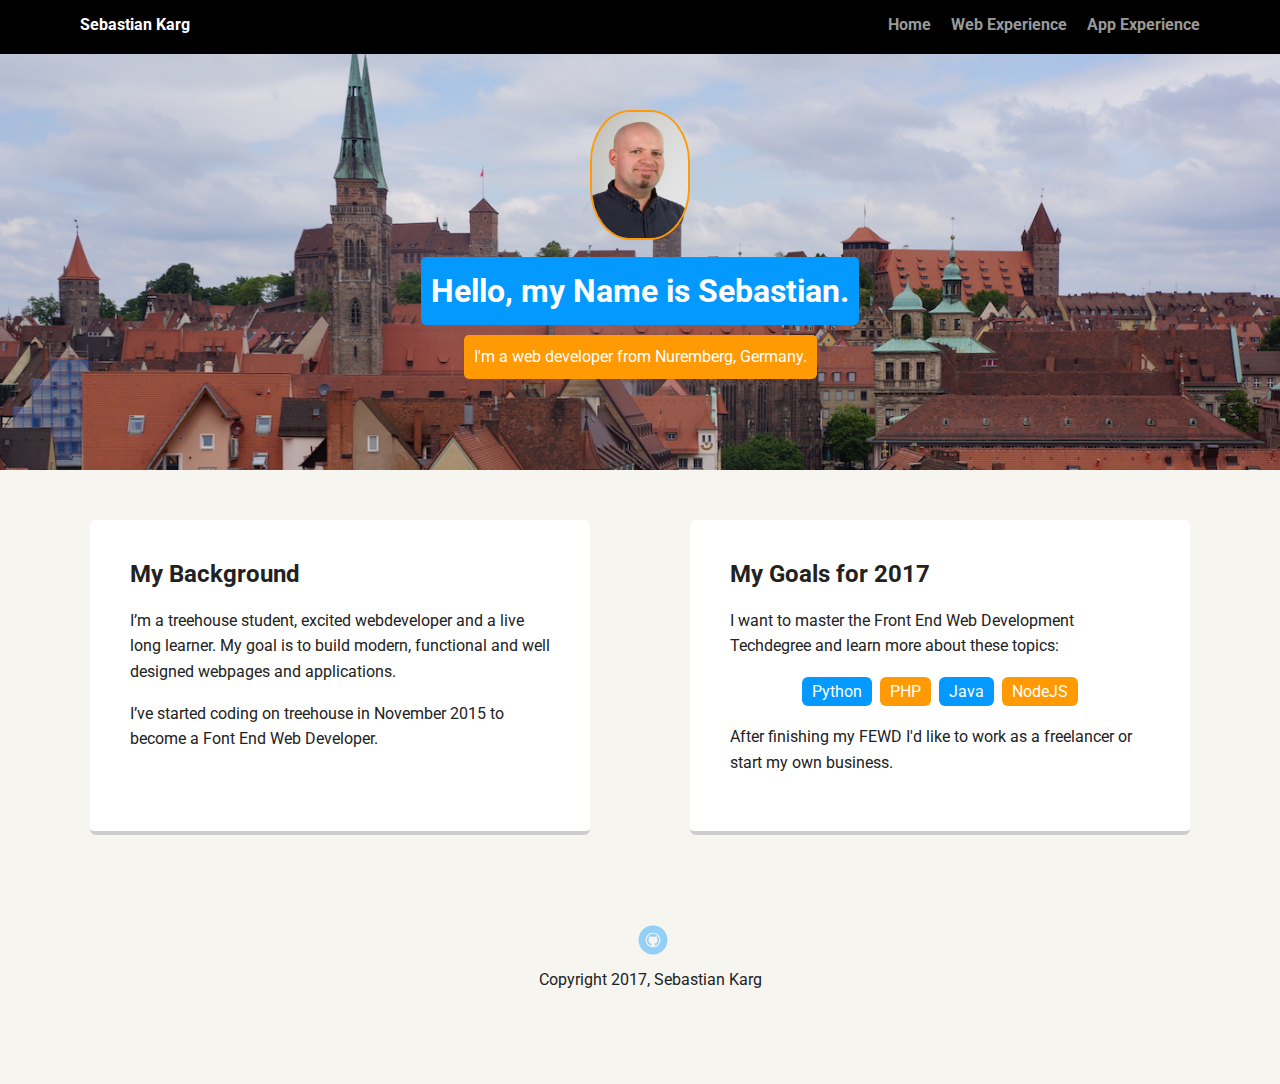
<file: index.html>
<!doctype html>
<html lang="en">
<head>
  <meta charset="utf-8">
  <title>Sebastian Karg's Profile</title>
  <meta name="viewport" content="width=device-width, initial-scale=1.0">
  <link rel="stylesheet" href="styles.css">
  <link href="https://fonts.googleapis.com/css?family=Muli%7CRoboto:400,300,500,700,900" rel="stylesheet"></head>
  <body>

    <div class="main-nav">
        <ul class="nav">
          <li class="name">Sebastian Karg</li>
          <li><a href="index.html">Home</a></li>
          <li><a href="webexperience.html">Web Experience</a></li>
          <li><a href="appexperience.html">App Experience</a></li>
        </ul>
    </div>

    <header>
      <img src="images/profile.jpg" alt="Profile Picture of Sebastian" class="profile-image">
      <h1 class="tag name">Hello, my Name is Sebastian.</h1>
      <p class="tag location">I'm a web developer from Nuremberg, Germany.</p>
    </header>

    <main class="flex">
      <div class="card">
        <h2>My Background</h2>
        <p>I’m a treehouse student, excited webdeveloper and a live long learner. My goal is to build modern, functional and well designed webpages and applications.</p>
        <p>I’ve started coding on treehouse in November 2015 to become a Font End Web Developer.</p>
      </div> 

      <div class="card">
        <h2>My Goals for 2017</h2>
        <p>I want to master the Front End Web Development Techdegree and learn more about these topics:</p>
        <ul class="skills">
          <li>Python</li>
          <li>PHP</li>
          <li>Java</li>
          <li>NodeJS</li>
        </ul>
        <p>After finishing my FEWD I'd like to work as a freelancer or start my own business.</p>
      </div> 

    </main>
    <footer>
      <ul>
        <li><a href="https://github.com/Sebastio83" class="social github">Github</a></li>
      </ul>
      <p class="copyright">Copyright 2017, Sebastian Karg</p>
    </footer>
  </body>
  </html>
</file>
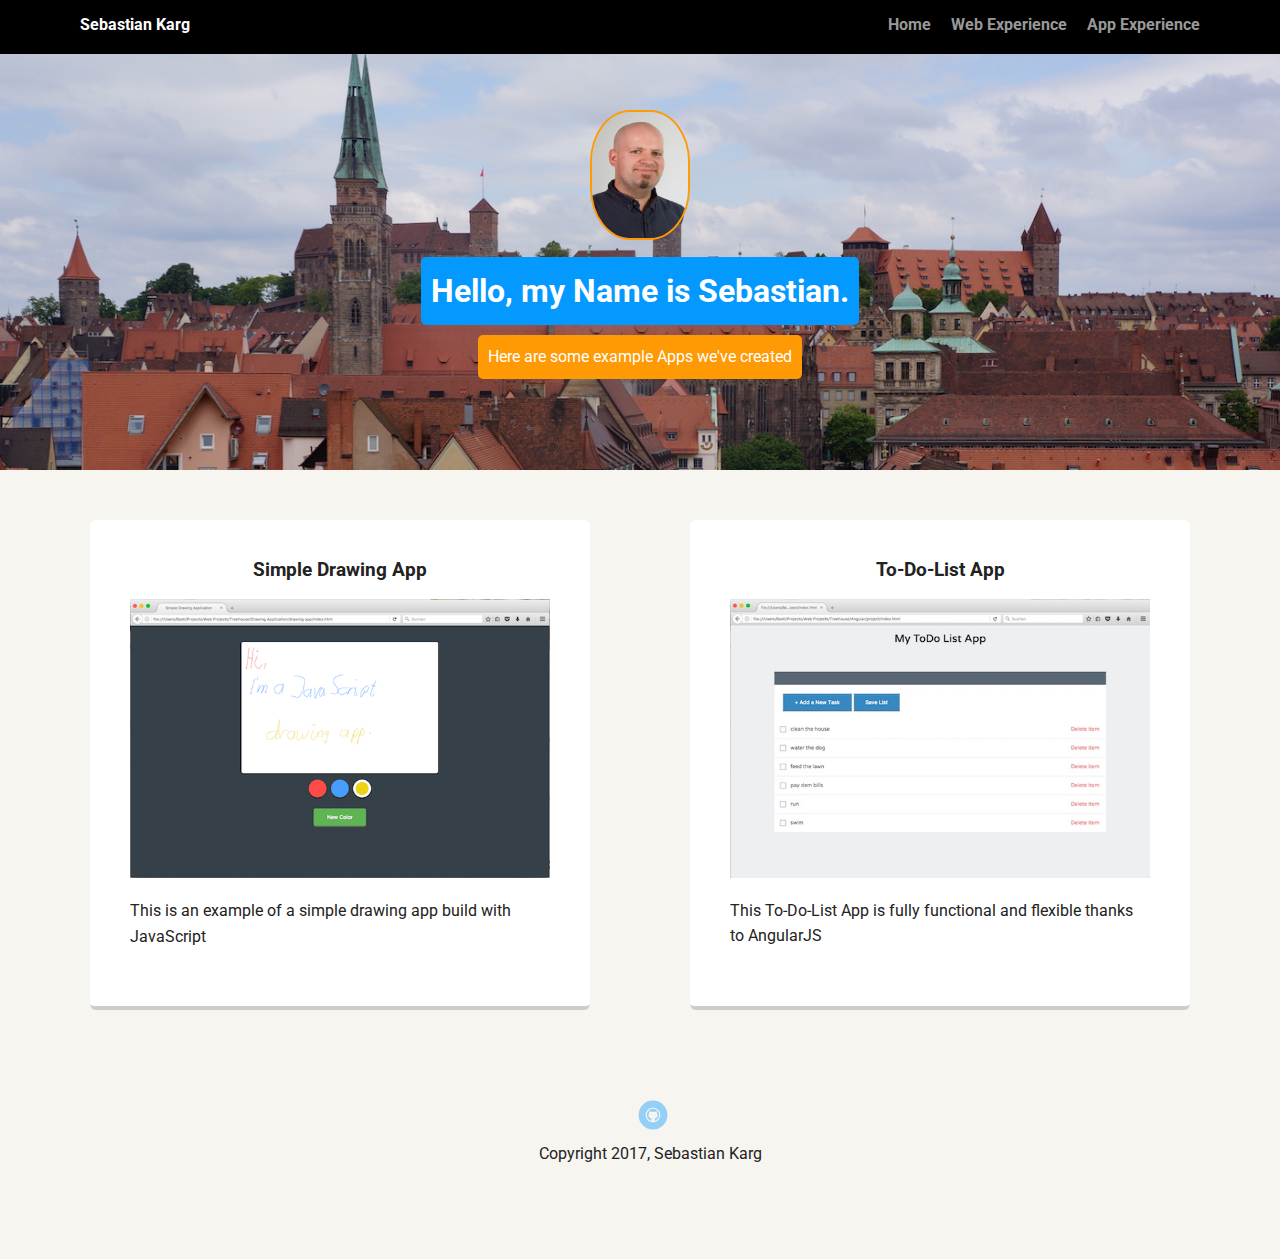
<file: appexperience.html>
<!doctype html>
<html lang="en">
<head>
  <meta charset="utf-8">
  <title>Sebastian Karg's App Experience</title>
  <meta name="viewport" content="width=device-width, initial-scale=1.0">
  <link rel="stylesheet" href="styles.css">
  <link href="https://fonts.googleapis.com/css?family=Muli%7CRoboto:400,300,500,700,900" rel="stylesheet"></head>
  <body>
    
    
    <div class="main-nav">
      <ul class="nav">
        <li class="name">Sebastian Karg</li>
        <li><a href="index.html">Home</a></li>
        <li><a href="webexperience.html">Web Experience</a></li>
        <li><a href="appexperience.html">App Experience</a></li>
      </ul>
    </div>
    
    <header>
      <img src="images/profile.jpg" alt="Profile Picture of Sebastian" class="profile-image">
      <h1 class="tag name">Hello, my Name is Sebastian.</h1>
      <p class="tag location">Here are some example Apps we've created</p>
    </header>
    
    <main class="flex">
      <div class="card">
        <h3>Simple Drawing App</h3>
          <a href="#">
            <img src="images/javaScript.jpg" alt="picture of drawing app" class="exp-img">
          </a>
          <p>This is an example of a simple drawing app build with JavaScript</p>
      </div>
      <div class="card">
        <h3>To-Do-List App</h3>
          <a href="#">
          <img src="images/angularJs.jpg" alt="picture of To-Do-List app" class="exp-img">
          </a>
          <p>This To-Do-List App is fully functional and flexible thanks to AngularJS</p>
      </div>
    </main>
    <footer>
      <ul>
        <li><a href="https://github.com/Sebastio83" class="social github">Github</a></li>
      </ul>
      <p class="copyright">Copyright 2017, Sebastian Karg</p>
    </footer>
  </body>
  </html>
</file>
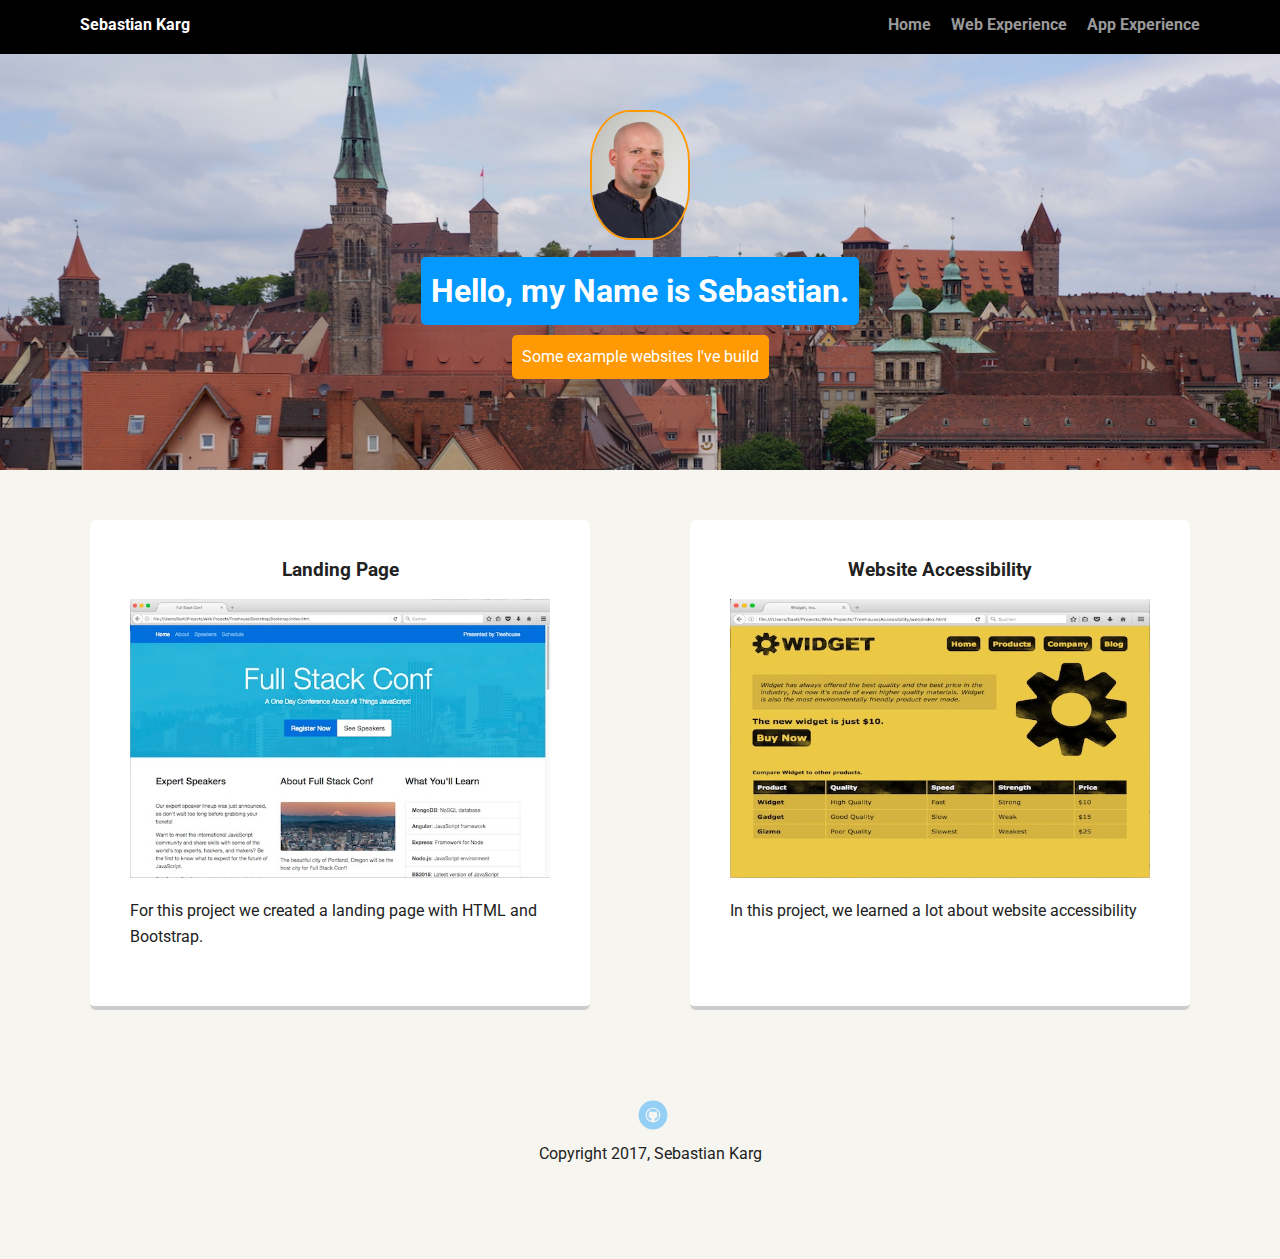
<file: webexperience.html>
<!doctype html>
<html lang="en">
<head>
  <meta charset="utf-8">
  <title>Sebastian Karg's Web Experience</title>
  <meta name="viewport" content="width=device-width, initial-scale=1.0">
  <link rel="stylesheet" href="styles.css">
  <link href="https://fonts.googleapis.com/css?family=Muli%7CRoboto:400,300,500,700,900" rel="stylesheet"></head>
  <body>
    
    
    <div class="main-nav">
      <ul class="nav">
        <li class="name">Sebastian Karg</li>
        <li><a href="index.html">Home</a></li>
        <li><a href="webexperience.html">Web Experience</a></li>
        <li><a href="appexperience.html">App Experience</a></li>
      </ul>
    </div>
    
    <header>
      <img src="images/profile.jpg" alt="Profile Picture of Sebastian" class="profile-image">
      <h1 class="tag name">Hello, my Name is Sebastian.</h1>
      <p class="tag location">Some example websites I've build</p>
    </header>
    
    <main class="flex">
      <div class="card">
        <h3>Landing Page</h3>
          <a href="#">
            <img src="images/bootstrap.jpg" alt="picture of a webpage build with bootstrap" class="exp-img">
          </a>
          <p>For this project we created a landing page with HTML and Bootstrap.</p>
      </div>
      
      <div class="card">
        <h3> Website Accessibility</h3>
          <a href="#">
            <img src="images/access.jpg" alt="picture of accessiblity project" class="exp-img">
          </a>
          <p>In this project, we learned a lot about website accessibility</p>
      </div>
    </main>
    <footer>
      <ul>
        <li><a href="https://github.com/Sebastio83" class="social github">Github</a></li>
      </ul>
      <p class="copyright">Copyright 2017, Sebastian Karg</p>
    </footer>
  </body>
  </html>
</file>
<file: styles.css>
/* Global Layout Set-up */
* { 
  box-sizing: border-box;
}
  
body {
  margin: 0;
  padding: 0;
  text-align: center;
  font-family: 'Roboto', sans-serif;
  color: #222;
  background: #f7f5f0;
}
/* Link Styles */

a {
  text-decoration: none;
  color: #999;
}
a:hover {
  color: #6633ff;
}

/* Section Styles */

.main-nav {
  width: 100%;
  background: black;
  min-height: 30px;
  padding: 10px;
  position: fixed;
  text-align: center;
}
.nav {
  display: flex;
  justify-content: space-around;
  font-weight: 700;
  list-style-type: none;
  margin: 0 auto;
  padding: 0;
}

.nav .name {
    display: block;
    margin-right: auto;
    color: white;
}
.nav li {
  padding: 5px 10px 10px 10px;
}
.nav a {
  transition: all .5s;
}
.nav a:hover {
  color: white
}

header {
  text-align: center;
  background: url('images/background.jpg') no-repeat top center ;
  background-size: cover;
  overflow: hidden;
  padding-top: 60px;
}
header {
  line-height: 1.5;
}
header .profile-image {
  margin-top: 50px;
  width: 100px;
  height: 130px;
  border-radius: 40%;
  border: 2px solid #ff9904;
  transition: all .8s;
}
header .profile-image:hover {
  transform: scale(1.2) rotate(8deg);
}
.tag {
  background-color: #0399ff;
  color: white;
  padding: 10px;
  border-radius: 5px;
  display: table;
  margin: 10px auto;
} 
.location {
  background-color: #ff9904;
  color: white;
}
.card {
  margin: 30px;
  padding: 20px 40px 40px;
  max-width: 500px;
  text-align: left;
  background: #fff;
  border-bottom: 4px solid #ccc;
  border-radius: 6px;
  transition: all .5s;
}
.card:hover {
  border-color: #ff99ff;
}

ul.skills {
  padding: 0;
  text-align: center;
}

.skills li {
  border-radius: 6px;
  display: inline-block;
  background: #ff9904;
  color: white;
  padding: 5px 10px;
  margin: 2px;
}

.skills li:nth-child(odd) {
  background: #0399ff;
}

footer {
  width: 100%;
  min-height: 30px;
  padding: 20px 0 40px 20px;
}

footer .copyright {
  top: -8px;
  font-size: .75em;
}

footer ul {
  list-style-type: none;
  margin: 0;
  padding: 0;
}

footer ul li {
  display: inline-block;
}

a.social {
  display: inline-block;
  text-indent: -9999px;
  margin-left: 5px;
  width: 30px;
  height: 30px;
  background-size: 30px 30px;
  opacity: .4;
  transition: all .5s;
}
a.twitter {
  background-image: url(images/twitter.svg);
}
a.linkedin {
  background-image: url(images/linkedin.svg);
}
a.github {
  background-image: url(images/github.svg);
}
a.social:hover {
  opacity: 1;
}
.clearfix {
  clear: both;
}

/* Experience page */

.flex .card h3 {
  text-align: center;
}

.exp {
  margin-top: 80px;
}

.exp-img {
  height: auto;
  max-width: 100%;
}

/* Styles for larger screens */
@media screen and (min-width: 720px) {
  
  .flex {
      display: -ms-flexbox;      /* TWEENER - IE 10 */
      display: flex; 
      max-width: 1200px;
      -ms-flex-pack: distribute;
      justify-content: space-around;
      margin: 0 auto;
  }

  header {
    min-height: 470px;
  }

  .nav {
    max-width: 1200px;
    padding: 0 30px;
  }


  main {
    padding-top: 20px;
  }

  main p {
    line-height: 1.6em;
  }

  footer {
    font-size: 1.3em;
    max-width: 1200px;
    margin: 40px auto;
  }

}
</file>
